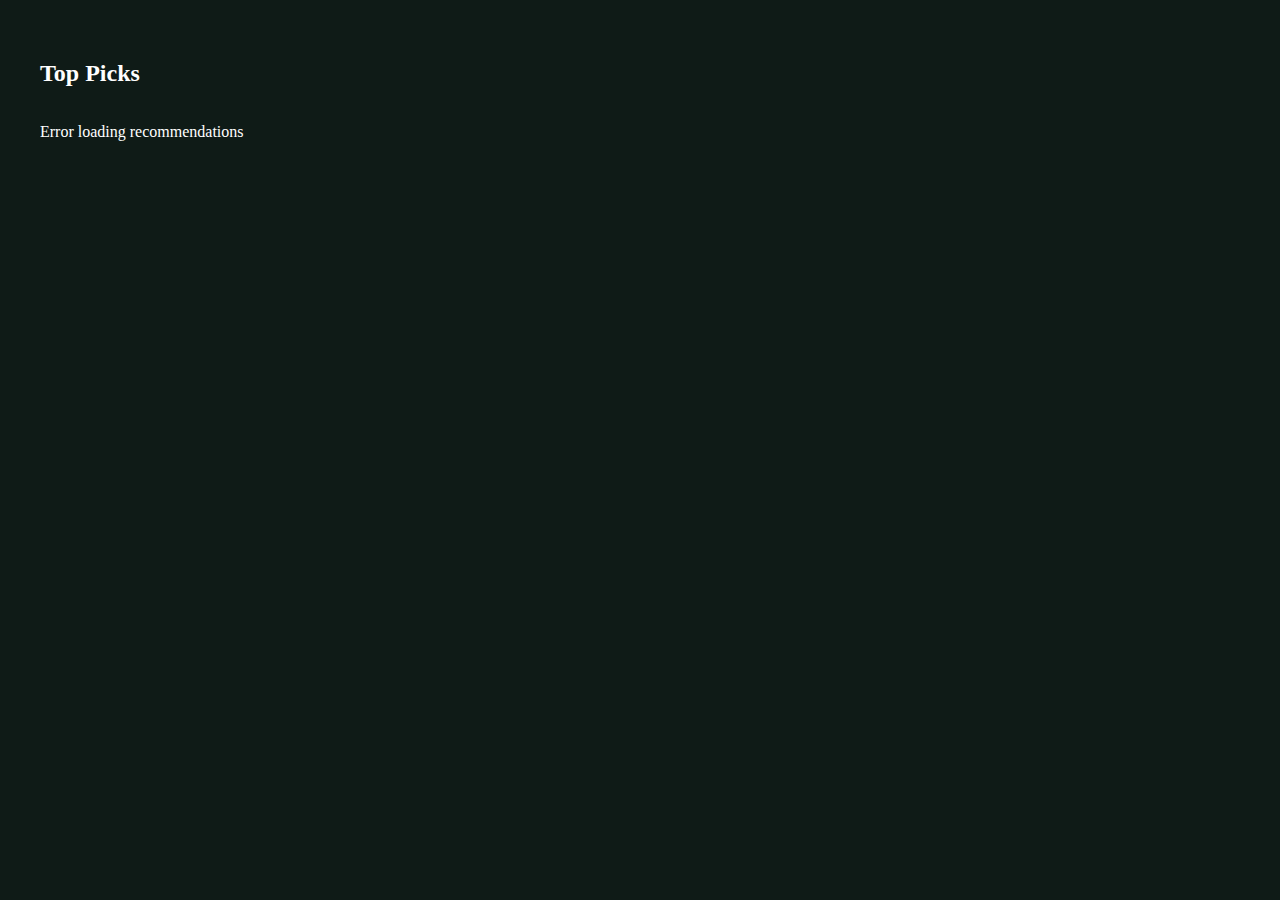
<file: output.html>
<!DOCTYPE html>
<html lang="en">
<head>
<meta charset="UTF-8">
<meta name="viewport" content="width=device-width, initial-scale=1.0">
<title>Top Picks</title>

<style>
body {
  margin: 0;
  font-family: Georgia, serif;
  background-color: #0f1b17;
  color: white;
  padding: 40px;
}

h2 {
  font-size: 24px;
  margin-bottom: 20px;
}

.top-picks {
  display: flex;
  gap: 30px;
}

.card {
  background: linear-gradient(to bottom, #d0d0d0, #2a2a2a);
  width: 200px;
  height: 300px;
  border-radius: 12px;
  position: relative;
  overflow: hidden;
  cursor: pointer;
  transition: transform 0.3s;
}

.card:hover {
  transform: scale(1.05);
}

.card img {
  width: 100%;
  height: 100%;
  object-fit: cover;
  opacity: 0.85;
}

.card-content {
  position: absolute;
  bottom: 0;
  width: 100%;
  background: rgba(0,0,0,0.6);
  padding: 8px;
  font-size: 13px;
}
</style>
</head>

<body>

<h2>Top Picks</h2>
<div class="top-picks" id="topPicksContainer"></div>

<script>
const container = document.getElementById("topPicksContainer");

fetch("http://127.0.0.1:5000/api/top-picks", {
  method: "POST",
  headers: { "Content-Type": "application/json" },
  body: JSON.stringify({
    occasion: "Casual",
    weather: "Summer",
    undertone: "Warm",
    use_weather: true,
    use_undertone: true
  })
})
.then(res => res.json())
.then(data => {

  if (!Array.isArray(data) || data.length === 0) {
    container.innerHTML = "<p>No recommendations found</p>";
    return;
  }

  data.forEach(item => {
    const card = document.createElement("div");
    card.className = "card";

    card.innerHTML = `
      <img src="${item.top_image}" alt="Outfit">

      <div class="card-content">
        <div><b>Top:</b> ${item.topwear}</div>
        <div><b>Bottom:</b> ${item.bottomwear}</div>
        <div><b>Match:</b> ${item.score}</div>
      </div>
    `;

    container.appendChild(card);
  });
})
.catch(err => {
  console.error(err);
  container.innerHTML = "<p>Error loading recommendations</p>";
});
</script>

</body>
</html>
</file>
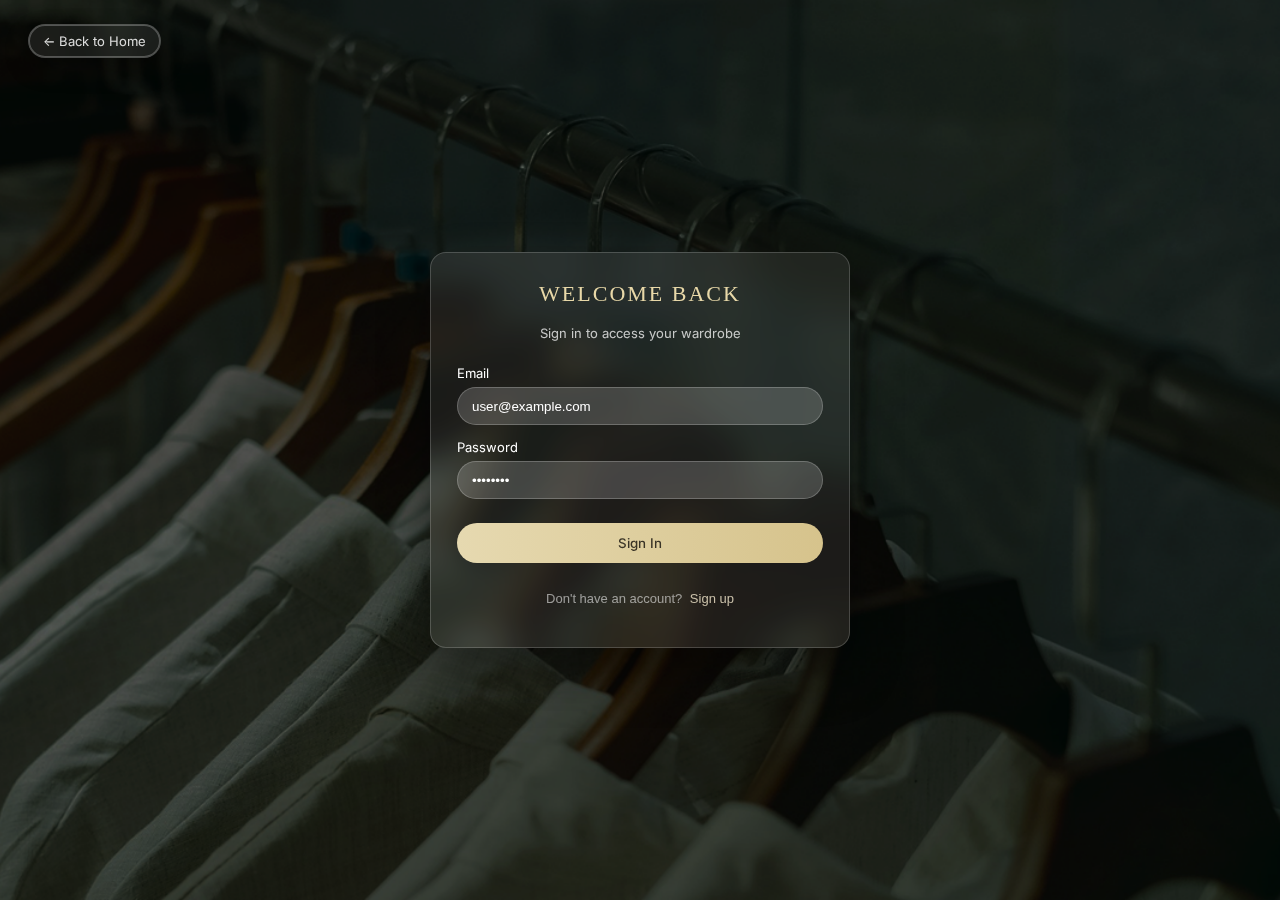
<file: signin.html>
<!DOCTYPE html>
<html lang="en">
<head>
  <meta charset="UTF-8" />
  <meta name="viewport" content="width=device-width, initial-scale=1.0" />
  <title>Wardo&#45;Create Account</title>
  <link rel="preconnect" href="https://fonts.googleapis.com" />
  <link rel="preconnect" href="https://fonts.gstatic.com" crossorigin />
  <link href="https://fonts.googleapis.com/css2?family=IM+Fell+Great+Primer+SC&family=Inter:wght@400;500;600&display=swap" rel="stylesheet">
  <link rel="stylesheet" href="styles/signin.css" />
</head>
<body>
  <div class="liquid-glass">
    <div class="signup-yellow">
      <p>WELCOME BACK</p>
    </div>
    <div class="signup-white">
      <p>Sign in to access your wardrobe</p>
    </div>
    <div class="field">
      <label>Email</label>
      <input type="email" value="user@example.com" readonly />
    </div>
    <div class="field">
      <label>Password</label>
      <input type="password" value="12345678" readonly />
    </div>
    <button class="signup-btn" type="button" onclick="handleSignin()">Sign In</button>
    <p class="signup-text">
      Don't have an account?
      <a href="signup.html">Sign up</a>
    </p>
  </div>
  <a href="index.html" class="back-home">← Back to Home</a>
  <script>
    function handleSignin() {
      // Replace current page so back button won't return here
      window.location.replace("dashboard.html");
    }
  </script>
</body>
</html>
</file>
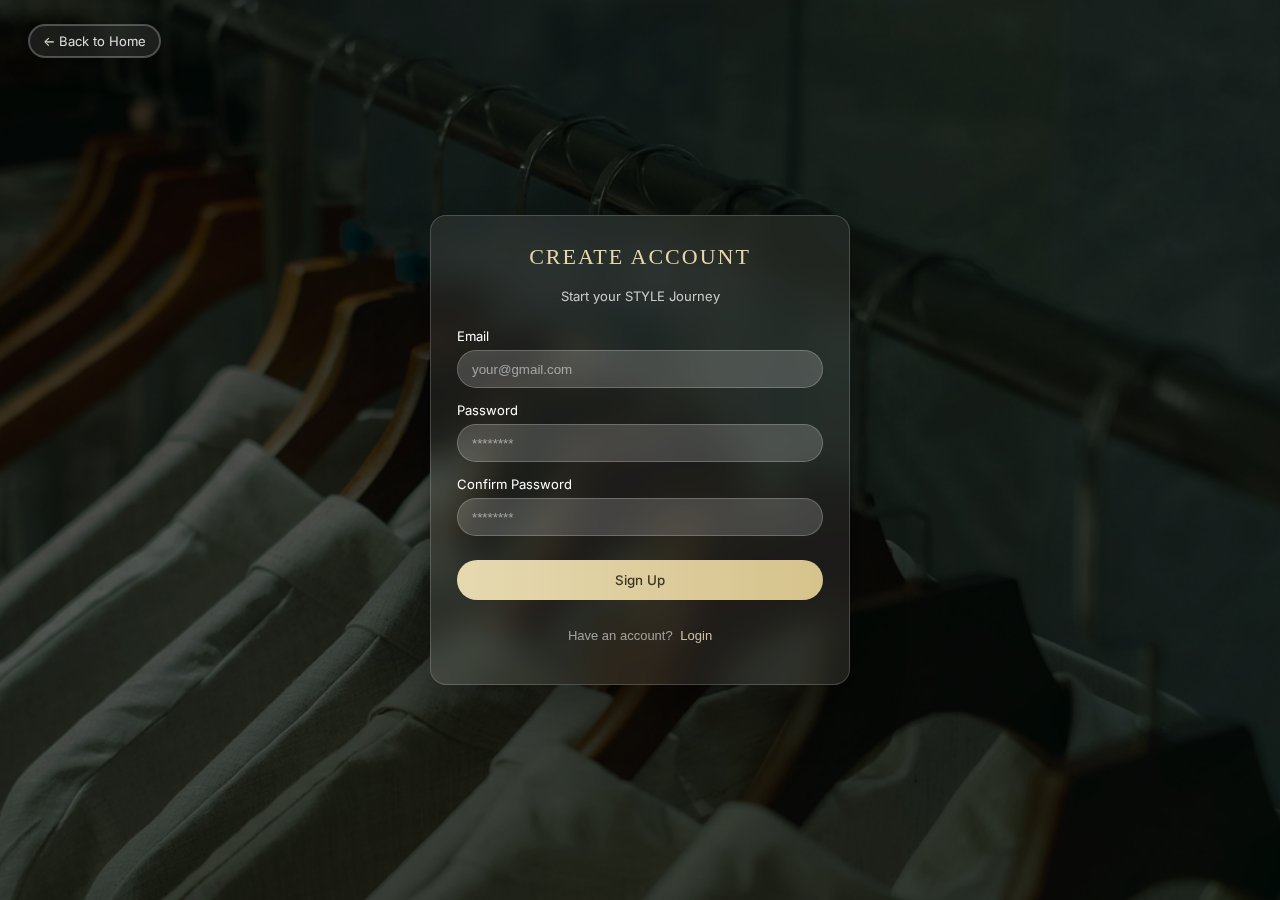
<file: signup.html>
<!DOCTYPE html>
<html lang="en">
<head>
  <meta charset="UTF-8" />
  <meta name="viewport" content="width=device-width, initial-scale=1.0" />
  <title>Wardo&#45;Create Account</title>
  <link rel="preconnect" href="https://fonts.googleapis.com" />
  <link rel="preconnect" href="https://fonts.gstatic.com" crossorigin />
  <link href="https://fonts.googleapis.com/css2?family=IM+Fell+Great+Primer+SC&family=Inter:wght@400;500;600&display=swap" rel="stylesheet">
  <link rel="stylesheet" href="styles/signup.css" />
</head>
<body>
  <div class="liquid-glass">
    <div class="signup-yellow">
      <p>CREATE ACCOUNT</p>
    </div>
    <div class="signup-white">
      <p>Start your STYLE Journey</p>
    </div>
    <div class="field">
      <label>Email</label>
      <input type="email" id="email" placeholder="your@gmail.com" />
    </div>
    <div class="field">
      <label>Password</label>
      <input type="password" id="password" placeholder="********" />
    </div>
    <div class="field">
      <label>Confirm Password</label>
      <input type="password" id="confirmPassword" placeholder="********" />
    </div>
    <button class="signup-btn" type="button" onclick="handleSignup()">Sign Up</button>
    <p class="signup-text">
      Have an account?
      <a href="signin.html">Login</a>
    </p>
  </div>
  <a href="index.html" class="back-home">← Back to Home</a>
  <script>
    function handleSignup() {
      const email = document.getElementById("email").value.trim();
      const password = document.getElementById("password").value;
      const confirmPassword = document.getElementById("confirmPassword").value;
      if (email === "") {
        alert("Email cannot be empty");
        return;
      }
      if (password === "" || confirmPassword === "") {
        alert("Password fields cannot be empty");
        return;
      }
      if (password !== confirmPassword) {
        alert("Passwords do not match");
        return;
      }
      if (password.length < 8) {
        alert("Password must be at least 8 characters long");
        return;
      }
      window.location.replace("dashboard.html");
    }
  </script>
</body>
</html>
</file>
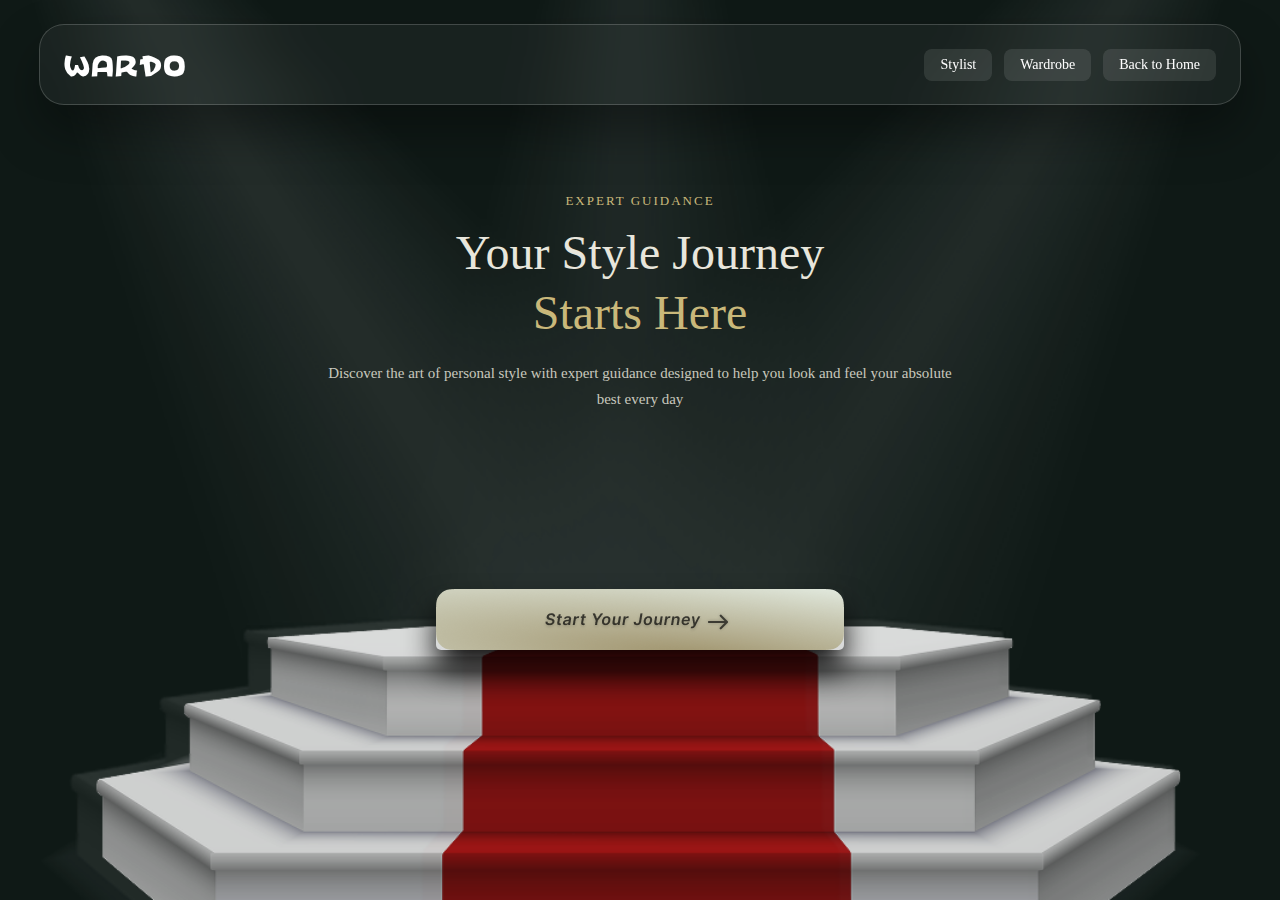
<file: stylist.html>
<!DOCTYPE html>
<html lang="en">
<head>
    <meta charset="UTF-8">
    <title>Wardo</title>
    <link rel="stylesheet" href="styles/stylist.css">
</head>
<body>
    <div class="liquid-glass">
        <div class="logo">WARDO</div>
        <div class="header">
            <a href="stylist.html" class="stylist-btn">Stylist</a>
            <a href="wardrobe.html" class="wardrobe-btn">Wardrobe</a>
            <a href="dashboard.html" class="stylist-btn">Back to Home</a>
        </div>
        
    </div>

    <div class="hero-text">
    <p class="eyebrow">Expert Guidance</p>

    <h1>
        Your Style Journey<br />
        <span>Starts Here</span>
    </h1>

    <p class="subtitle">
        Discover the art of personal style with expert guidance designed
        to help you look and feel your absolute best every day
    </p>
</div>

    <div class="bg">
        <a href="stylist_input.html"><img src="styles/resources/Frame 32.png" alt="Frame" class="center-img"/></a>
    </div>
</body>
</html>
</file>
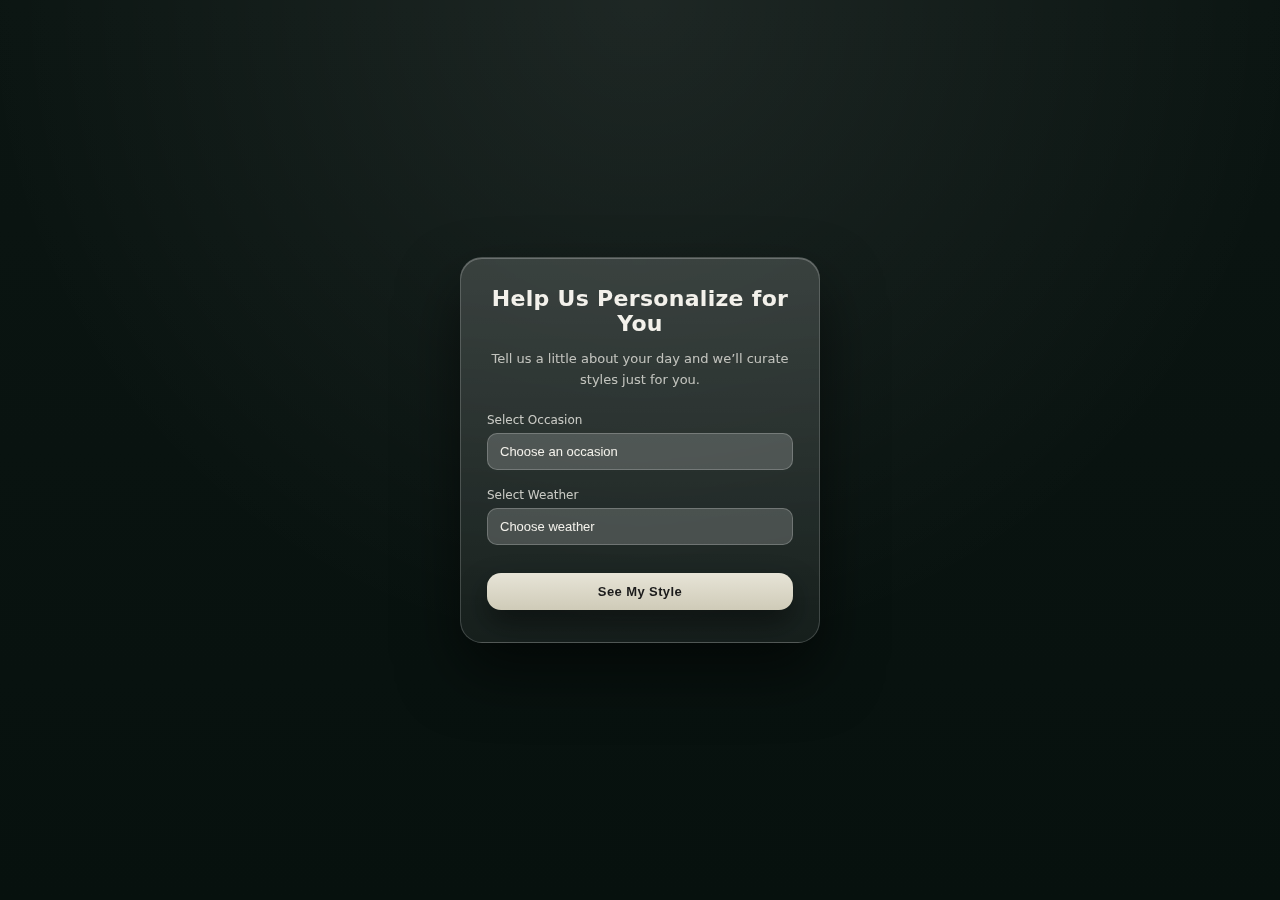
<file: stylist_input.html>
<!DOCTYPE html>
<html lang="en">
<head>
    <meta charset="UTF-8">
    <title>Style Personalization</title>
    <link rel="stylesheet" href="styles/stylist_input.css">
</head>
<body>

    <div class="page-bg">
        <div class="glass-card">
            <h2>Help Us Personalize for You</h2>
            <p class="subtext">
                Tell us a little about your day and we’ll curate styles just for you.
            </p>

            <div class="form-group">
                <label for="occasion">Select Occasion</label>
                <select id="occasion">
                    <option value="">Choose an occasion</option>
                    <option>Casual</option>
                    <option>Formal</option>
                    <option>Party</option>
                    <option>Festive</option>
                </select>
            </div>

            <div class="form-group">
                <label for="weather">Select Weather</label>
                <select id="weather">
                    <option value="">Choose weather</option>
                    <option>Sunny</option>
                    <option>Rainy</option>
                    <option>Cold</option>
                </select>
            </div>

            <a href="output.html"><button class="cta">See My Style</button></a>
        </div>
    </div>

</body>
</html>
</file>
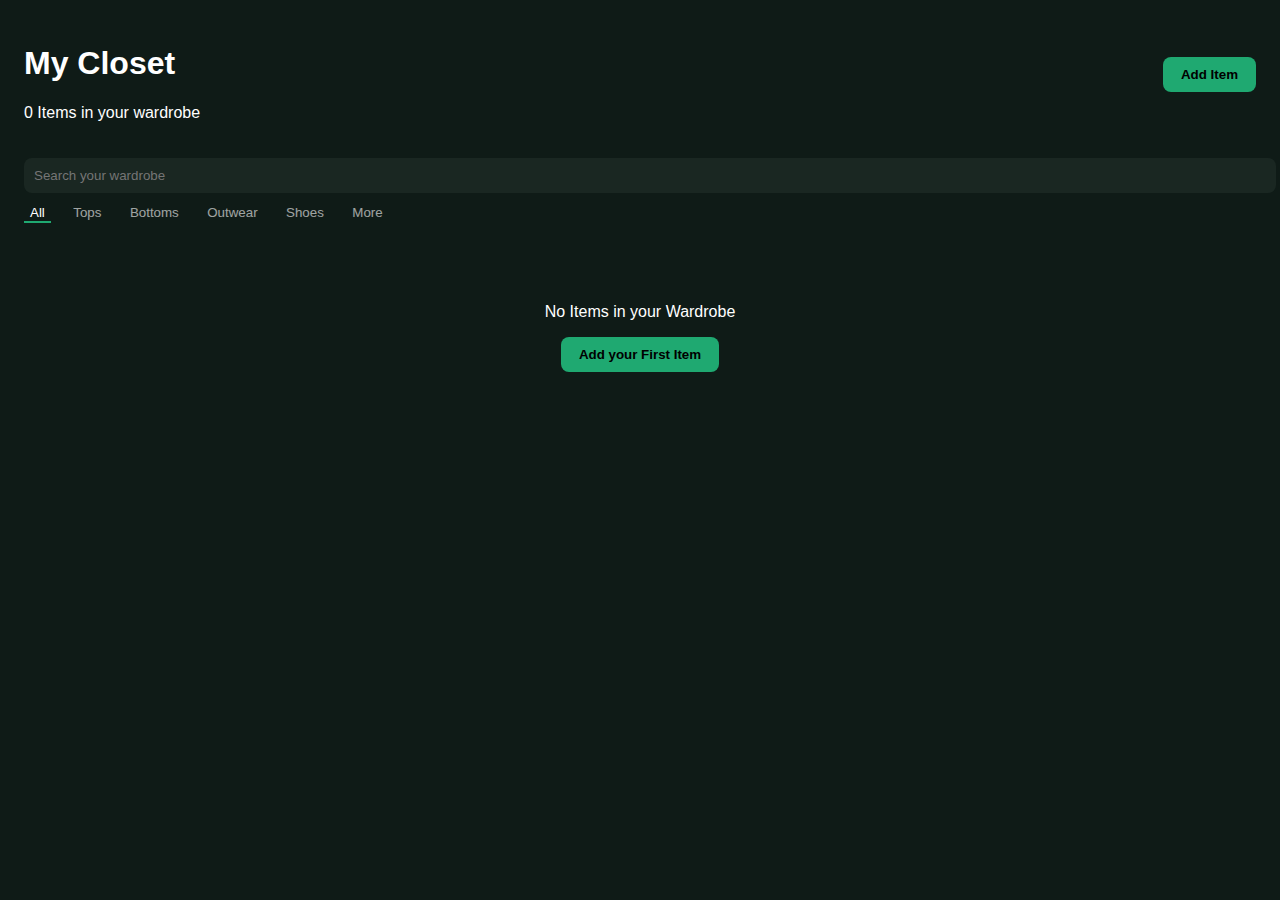
<file: wardrobe.html>
<!DOCTYPE html>
<html lang="en">
<head>
<meta charset="UTF-8">
<title>My Closet</title>
<style>
  body {margin:0;font-family:Arial,sans-serif;background:#0f1b17;color:white;padding:24px;}
  .header{display:flex;justify-content:space-between;align-items:center;}
  .add{padding:10px 18px;border-radius:8px;background:#1fa971;border:none;font-weight:bold;cursor:pointer;}
  .controls{margin:20px 0;}
  #search{width:100%;padding:10px;border-radius:8px;border:none;margin-bottom:10px;}
  .tabs button{background:none;border:none;color:white;margin-right:12px;opacity:0.6;cursor:pointer;}
  .tabs .active{opacity:1;border-bottom:2px solid #1fa971;}
  .items{display:grid;grid-template-columns:repeat(auto-fill,minmax(220px,1fr));gap:18px;}
  .card{background:#1a2722;border-radius:14px;padding:10px;position:relative;}
  .card img{width:100%;height:150px;object-fit:cover;border-radius:10px;}
  .card button{position:absolute;top:8px;right:8px;background:none;border:none;color:white;font-size:16px;cursor:pointer;}
  .card small{display:block;margin-top:4px;opacity:0.8;font-size:12px;}
  .empty{display:none;text-align:center;margin-top:60px;}
  .modal{position:fixed;inset:0;background:rgba(0,0,0,0.7);display:none;align-items:center;justify-content:center;z-index:100;}
  .modal.active{display:flex;}
  .modal-box{background:#13201b;padding:20px;border-radius:14px;width:360px;}
  input, select{width:100%;padding:8px;margin-bottom:12px;border-radius:6px;border:none;background:#1a2722;color:white;}
  button.add{width:auto;padding:10px 18px;background:#1fa971;cursor:pointer;margin-bottom:12px;}
  .weather-section{margin-bottom:12px;}
  .weather-section p{margin:0 0 6px 0;font-weight:bold;font-size:14px;}
  .weather-checkbox{appearance:none;-webkit-appearance:none;background-color:#1a2722;border:2px solid #1fa971;width:18px;height:18px;margin-right:6px;border-radius:4px;cursor:pointer;position:relative;vertical-align:middle;}
  .weather-checkbox:checked::after{content:'';position:absolute;left:4px;top:0;width:6px;height:12px;border:solid #1fa971;border-width:0 2px 2px 0;transform:rotate(45deg);}
  .weather-label{margin-right:12px;cursor:pointer;font-size:13px;}
  .preview{display:none;margin-bottom:10px;}
  .preview img{width:100%;border-radius:8px;}
  .heart{position:absolute;bottom:8px;right:8px;font-size:18px;color:#888;cursor:pointer;user-select:none;}
  .heart.fav{color:red;}
</style>
</head>
<body>

<div class="page">
  <div class="header">
    <div>
      <h1>My Closet</h1>
      <p id="count">0 Items in your wardrobe</p>
    </div>
    <button class="add" onclick="openModal()">Add Item</button>
  </div>

  <div class="controls">
    <input id="search" placeholder="Search your wardrobe" oninput="render()" />
    <div class="tabs">
      <button class="active" onclick="setFilter('All', this)">All</button>
      <button onclick="setFilter('Tops', this)">Tops</button>
      <button onclick="setFilter('Bottoms', this)">Bottoms</button>
      <button onclick="setFilter('Outwear', this)">Outwear</button>
      <button onclick="setFilter('Shoes', this)">Shoes</button>
      <button onclick="setFilter('More', this)">More</button>
    </div>
  </div>

  <div id="items" class="items"></div>
  <div id="empty" class="empty">
    <p>No Items in your Wardrobe</p>
    <button class="add" onclick="openModal()">Add your First Item</button>
  </div>
</div>

<!-- MODAL -->
<div class="modal" id="modal">
  <div class="modal-box">
    <h3>Add Clothing Item</h3>
    <input type="file" id="imageInput" accept="image/*">
    <div class="preview" id="preview"><img id="previewImg"></div>
    <button class="add" id="detectBtn">Upload & Detect Color</button>
    <input id="nameInput" placeholder="Item name">
    <select id="typeInput">
      <option>Tops</option>
      <option>Bottoms</option>
      <option>Outwear</option>
      <option>Shoes</option>
      <option>More</option>
    </select>
    <select id="colorInput"><option>Detecting color...</option></select>

    <div class="weather-section">
      <p>Your Preferred Weather (select manually)</p>
      <label class="weather-label"><input type="checkbox" class="weather-checkbox" value="Monsoon"> Monsoon</label>
      <label class="weather-label"><input type="checkbox" class="weather-checkbox" value="Summer"> Summer</label>
      <label class="weather-label"><input type="checkbox" class="weather-checkbox" value="Winter"> Winter</label>
    </div>

    <button class="add" onclick="saveItem()">Save</button>
    <button onclick="closeModal()">Cancel</button>
  </div>
</div>

<script>
const API_BASE = 'http://192.168.137.231:5000'; // backend port

let items = JSON.parse(localStorage.getItem('wardrobe') || '[]');
let filter = 'All';
let imageFile = null;

const modal = document.getElementById('modal');
const imageInput = document.getElementById('imageInput');
const preview = document.getElementById('preview');
const previewImg = document.getElementById('previewImg');
const colorInput = document.getElementById('colorInput');
const nameInput = document.getElementById('nameInput');
const typeInput = document.getElementById('typeInput');

function openModal(){ modal.classList.add('active'); }
function closeModal(){ modal.classList.remove('active'); }
function setFilter(type, btn){ 
  filter = type; 
  document.querySelectorAll('.tabs button').forEach(b => b.classList.remove('active')); 
  btn.classList.add('active'); 
  render(); 
}

function weatherCheckboxes(){ return document.querySelectorAll('.weather-checkbox'); }

// Image preview
imageInput.onchange = () => {
  const file = imageInput.files[0];
  if(!file) return;
  imageFile = file;
  previewImg.src = URL.createObjectURL(file);
  preview.style.display = 'flex';
};

// -------------------- UPLOAD & DETECT COLOR ONLY --------------------
document.getElementById('detectBtn').onclick = async function(){
  if(!imageFile){ alert('Select an image first'); return; }

  const formData = new FormData();
  formData.append('image', imageFile);

  try {
    const res = await fetch(`${API_BASE}/wardrobe/uploadAndDetect`, { method:'POST', body: formData });
    if(!res.ok){
      const txt = await res.text();
      throw new Error(`Server error: ${res.status} ${txt}`);
    }
    const data = await res.json();
    const detectedColor = data.detected_color || '';

    // Populate color dropdown
    const colors = ['Black','White','Red','Green','Yellow','Blue','Orange','Gray','Purple'];
    colorInput.innerHTML = '';
    colors.forEach(c => {
      const opt = document.createElement('option');
      opt.value = c;
      opt.textContent = c;
      if(c.toLowerCase() === detectedColor.toLowerCase()) opt.selected = true;
      colorInput.appendChild(opt);
    });

    // ⚡ Manual weather only: do NOT check any checkboxes
    weatherCheckboxes().forEach(chk => chk.checked = false);

    alert('Color detection complete! Select the preferred weather manually and save the item.');
  } catch(err){
    alert('Detection failed. Select color and weather manually.\n'+err);
    colorInput.innerHTML='<option value="">Select color</option>';
    weatherCheckboxes().forEach(chk => chk.checked=false);
  }
};

// -------------------- SAVE ITEM --------------------
async function saveItem(){
  if(!imageFile){ alert('Select image first'); return; }
  const name = nameInput.value.trim();
  if(!name){ alert('Enter item name'); return; }

  const dtype = typeInput.value;
  const color = colorInput.value;
  const weather = [...weatherCheckboxes()].filter(c=>c.checked).map(c=>c.value);

  const formData = new FormData();
  formData.append('image', imageFile);
  formData.append('dtype', dtype);
  formData.append('weather', weather.join(','));
  formData.append('undertone', 'Neutral');

  try {
    const res = await fetch(`${API_BASE}/add_dress`, {method:'POST', body: formData});
    const data = await res.json();
    if(res.ok){
      alert('Item saved successfully!');
      items.push({id:Date.now(), name, type: dtype, color, weather, image: URL.createObjectURL(imageFile), fav:false});
      localStorage.setItem('wardrobe', JSON.stringify(items));
      render();
      closeModal();
    } else {
      alert(data.error || 'Error saving item');
    }
  } catch(e){
    alert('Error connecting to backend:\n'+e);
  }
}

// -------------------- REMOVE ITEM --------------------
async function removeItem(id){
  if(!confirm('Are you sure you want to delete this item?')) return;

  try {
    const res = await fetch(`${API_BASE}/delete_dress/${id}`, {method:'DELETE'});
    if(res.ok){
      items = items.filter(i=>i.id!==id);
      localStorage.setItem('wardrobe', JSON.stringify(items));
      render();
    } else {
      alert('Error deleting item');
    }
  } catch(e){
    alert('Error connecting to backend:\n'+e);
  }
}

// -------------------- TOGGLE FAVORITE --------------------
function toggleFav(id){
  const item = items.find(i=>i.id===id);
  if(!item) return;
  item.fav = !item.fav;
  localStorage.setItem('wardrobe', JSON.stringify(items));
  render();
}

// -------------------- RENDER --------------------
function render(){
  const container = document.getElementById('items');
  const empty = document.getElementById('empty');
  const search = document.getElementById('search').value.toLowerCase();

  let visible = items.filter(i => (filter==='All'||i.type===filter) && i.name.toLowerCase().includes(search));
  container.innerHTML = '';
  document.getElementById('count').textContent = `${items.length} Items in your wardrobe`;

  if(!visible.length){ empty.style.display='block'; return; }
  empty.style.display='none';

  visible.forEach(item=>{
    container.innerHTML += `
      <div class="card">
        <button onclick="removeItem(${item.id})">✕</button>
        <img src="${item.image}">
        <strong>${item.name}</strong>
        <small>${item.type} • ${item.color}</small>
        <small><strong>Preferred Weather:</strong> ${item.weather.length?item.weather.join(', '):'Not specified'}</small>
        <span class="heart ${item.fav?'fav':''}" onclick="toggleFav(${item.id})">❤</span>
      </div>
    `;
  });
}

// initial render
render();
</script>
</body>
</html>
</file>
<file: styles/signin.css>
* {
  box-sizing: border-box;
}
body {
  margin: 0;
  min-height: 100vh;
  background-image: url('resources/bg-image-sign.png'), url('resources/bottom\ of\ bg-image-sign.png');
  background-position: center, center;
  background-repeat: no-repeat, no-repeat;
  background-size: cover, cover;
  display: flex;
  align-items: center;
  justify-content: center;
}
.liquid-glass {
  width: 90%;
  max-width: 420px;
  padding: 28px 26px;
  display: flex;
  flex-direction: column;
  gap: 14px;
  background: rgba(255, 255, 255, 0.08);
  backdrop-filter: blur(18px);
  -webkit-backdrop-filter: blur(18px);
  border-radius: 16px;
  border: 1px solid rgba(255, 255, 255, 0.18);
  box-shadow: 0 25px 50px rgba(0, 0, 0, 0.35);
}
.signup-yellow p {
  font-family: "IM Fell Great Primer SC", serif;
  letter-spacing: 2px;
  font-size: 22px;
  color: #e8d8a8;
  text-align: center;
  margin: 0;
}
.signup-white p {
  font-family: "Inter", sans-serif;
  font-size: 13px;
  color: rgba(255, 255, 255, 0.75);
  text-align: center;
  margin: 4px 0 10px;
}
.field {
  display: flex;
  flex-direction: column;
  gap: 6px;
  font-family: "Inter", sans-serif;
  font-size: 13px;
  color: white;
}
.field input {
  height: 38px;
  padding: 0 14px;
  border-radius: 20px;
  background: rgba(255, 255, 255, 0.10);
  border: 1px solid rgba(255, 255, 255, 0.22);
  backdrop-filter: blur(6px);
  color: white;
  outline: none;
}
.field input::placeholder {
  color: rgba(255, 255, 255, 0.5);
}
.signup-btn {
  margin-top: 10px;
  height: 40px;
  border-radius: 22px;
  border: none;
  font-family: "Inter", sans-serif;
  font-weight: 500;
  background: linear-gradient(90deg, #e6d9b0, #d6c38c);
  color: #3a3426;
  cursor: pointer;
}
.signup-btn:hover {
  opacity: 0.9;
}
.back-home{
  position: fixed;
  top: 24px;
  left: 28px;
  font-family: "Inter", sans-serif;
  font-size: 13px;
  text-decoration: none;
  color: rgba(255, 255, 255, 0.85);
  padding: 8px 14px;
  border-radius: 999px;
  background: rgba(255, 255, 255, 0.08);
  backdrop-filter: blur(12px);
  -webkit-backdrop-filter: blur(12px);
  border: 1.5px solid rgba(255, 255, 255, 0.22);
  box-shadow:
    inset 0 0 0 1px rgba(255, 255, 255, 0.25),
    0 10px 25px rgba(0, 0, 0, 0.25);
  display: flex;
  align-items: center;
  gap: 6px;
  transition: transform 0.2s ease, opacity 0.2s ease;
}
.back-home:hover{
  opacity: 0.85;
  transform: translateX(-3px);
}
.signup-text {
  margin-top: 14px;
  text-align: center;
  font-size: 13px;
  color: rgba(255, 255, 255, 0.55);
  font-family: "Instrument Sans", sans-serif;
}
.signup-text a {
  color: rgba(220, 210, 185, 0.9);
  text-decoration: none;
  font-weight: 500;
  margin-left: 4px;
  position: relative;
  transition: color 0.25s ease;
}
.signup-text a::after {
  content: "";
  position: absolute;
  left: 0;
  bottom: -2px;
  width: 0%;
  height: 1px;
  background: rgba(220, 210, 185, 0.9);
  transition: width 0.25s ease;
}
.signup-text a:hover {
  color: #ffffff;
}
.signup-text a:hover::after {
  width: 100%;
}
</file>
<file: styles/signup.css>
* {
  box-sizing: border-box;
}
body {
  margin: 0;
  min-height: 100vh;
  background-image: url('resources/bg-image-sign.png'), url('resources/bottom\ of\ bg-image-sign.png');
  background-position: center, center;
  background-repeat: no-repeat, no-repeat;
  background-size: cover, cover;
  display: flex;
  align-items: center;
  justify-content: center;
}
.liquid-glass {
  width: 90%;
  max-width: 420px;
  padding: 28px 26px;
  display: flex;
  flex-direction: column;
  gap: 14px;
  background: rgba(255, 255, 255, 0.08);
  backdrop-filter: blur(18px);
  -webkit-backdrop-filter: blur(18px);
  border-radius: 16px;
  border: 1px solid rgba(255, 255, 255, 0.18);
  box-shadow: 0 25px 50px rgba(0, 0, 0, 0.35);
}
.signup-yellow p {
  font-family: "IM Fell Great Primer SC", serif;
  letter-spacing: 2px;
  font-size: 22px;
  color: #e8d8a8;
  text-align: center;
  margin: 0;
}
.signup-white p {
  font-family: "Inter", sans-serif;
  font-size: 13px;
  color: rgba(255, 255, 255, 0.75);
  text-align: center;
  margin: 4px 0 10px;
}
.field {
  display: flex;
  flex-direction: column;
  gap: 6px;
  font-family: "Inter", sans-serif;
  font-size: 13px;
  color: white;
}
.field input {
  height: 38px;
  padding: 0 14px;
  border-radius: 20px;
  background: rgba(255, 255, 255, 0.10);
  border: 1px solid rgba(255, 255, 255, 0.22);
  backdrop-filter: blur(6px);
  color: white;
  outline: none;
}
.field input::placeholder {
  color: rgba(255, 255, 255, 0.5);
}
.signup-btn {
  margin-top: 10px;
  height: 40px;
  border-radius: 22px;
  border: none;
  font-family: "Inter", sans-serif;
  font-weight: 500;
  background: linear-gradient(90deg, #e6d9b0, #d6c38c);
  color: #3a3426;
  cursor: pointer;
}
.signup-btn:hover {
  opacity: 0.9;
}
.back-home{
  position: fixed;
  top: 24px;
  left: 28px;
  font-family: "Inter", sans-serif;
  font-size: 13px;
  text-decoration: none;
  color: rgba(255, 255, 255, 0.85);
  padding: 8px 14px;
  border-radius: 999px;
  background: rgba(255, 255, 255, 0.08);
  backdrop-filter: blur(12px);
  -webkit-backdrop-filter: blur(12px);
  border: 1.5px solid rgba(255, 255, 255, 0.22);
  box-shadow:
    inset 0 0 0 1px rgba(255, 255, 255, 0.25),
    0 10px 25px rgba(0, 0, 0, 0.25);
  display: flex;
  align-items: center;
  gap: 6px;
  transition: transform 0.2s ease, opacity 0.2s ease;
}
.back-home:hover{
  opacity: 0.85;
  transform: translateX(-3px);
}
.signup-text {
  margin-top: 14px;
  text-align: center;
  font-size: 13px;
  color: rgba(255, 255, 255, 0.55);
  font-family: "Instrument Sans", sans-serif;
}
.signup-text a {
  color: rgba(220, 210, 185, 0.9);
  text-decoration: none;
  font-weight: 500;
  margin-left: 4px;
  position: relative;
  transition: color 0.25s ease;
}
.signup-text a::after {
  content: "";
  position: absolute;
  left: 0;
  bottom: -2px;
  width: 0%;
  height: 1px;
  background: rgba(220, 210, 185, 0.9);
  transition: width 0.25s ease;
}
.signup-text a:hover {
  color: #ffffff;
}
.signup-text a:hover::after {
  width: 100%;
}
</file>
<file: styles/stylist.css>
/* ===================== RESET ===================== */
html, body {
    height: 100%;
    width: 100%;
    margin: 0;
    padding: 0;
}

/* ===================== FONT ===================== */
@font-face {
    font-family: kings_ransom;
    src: url("/styles/resources/fonts/Kingv2l.ttf");
}

/* ===================== LOGO ===================== */
.logo {
    font-family: kings_ransom;
    font-size: 24px;
    font-weight: 700;
    color: white;
}

/* ===================== BACKGROUND ===================== */
.bg {
    position: relative; /* needed for hero text */
    background: url("resources/bg.png") bottom center / cover no-repeat fixed;
    width: 100%;
    height: 100vh;
    overflow: hidden;
}

/* ===================== HERO TEXT ===================== */
.hero-text {
    position: absolute;
    top: 180px;
    left: 50%;
    transform: translateX(-50%);
    text-align: center;
    max-width: 700px;
    color: #e8e6dc;
    z-index: 2;
}

.hero-text .eyebrow {
    font-size: 13px;
    letter-spacing: 2px;
    text-transform: uppercase;
    color: #c9b87a;
    margin-bottom: 14px;
}

.hero-text h1 {
    font-family: "Georgia", serif;
    font-size: 48px;
    font-weight: 400;
    line-height: 1.25;
    margin: 0 0 18px;
}

.hero-text h1 span {
    color: #c9b87a;
}

.hero-text .subtitle {
    font-size: 15px;
    line-height: 1.7;
    color: rgba(232, 230, 220, 0.85);
}

/* ===================== CENTER IMAGE ===================== */
.center-img {
    position: absolute;
    bottom: 250px;
    left: 50%;
    transform: translateX(-50%);
    max-width: 90%;
    height: auto;
    z-index: 1;
    box-shadow: 0 20px 30px rgba(0, 0, 0, 0.9);
    border-radius: 5px;
    cursor: pointer;
}

/* ===================== HEADER ===================== */
.header {
    display: flex;
    flex-wrap: nowrap;
    gap: 12px;
    justify-content: flex-end;
    align-items: center;
}

/* ===================== GLASS NAVBAR ===================== */
.liquid-glass {
    width: 90%;
    max-width: 1200px;
    margin: 24px auto;
    padding: 16px 24px;
    display: flex;
    align-items: center;
    justify-content: space-between;

    background: rgba(255, 255, 255, 0.04);
    backdrop-filter: blur(22px);
    border-radius: 25px;
    border: 1px solid rgba(255, 255, 255, 0.18);
    box-shadow: 0 25px 50px rgba(0, 0, 0, 0.35);

    position: fixed;
    top: 0;
    left: 50%;
    transform: translateX(-50%);
    z-index: 10;
}

/* ===================== NAV BUTTONS ===================== */
.stylist-btn,
.wardrobe-btn {
    padding: 8px 16px;
    background-color: rgba(255,255,255,0.1);
    border-radius: 8px;
    color: #fff;
    text-decoration: none;
    font-size: 14px;
    transition: background 0.3s ease;
}

.stylist-btn:hover,
.wardrobe-btn:hover {
    background-color: rgba(255,255,255,0.2);
}

/* ===================== RESPONSIVE ===================== */
@media (max-width: 768px) {
    .hero-text {
        top: 100px;
        padding: 0 16px;
    }

    .hero-text h1 {
        font-size: 36px;
    }

    .center-img {
        max-width: 100%;
    }
}
</file>
<file: styles/stylist_input.css>
/* ===== RESET ===== */
* {
    box-sizing: border-box;
}

html, body {
    height: 100%;
    margin: 0;
    font-family: "Inter", system-ui, sans-serif;
}

/* ===== BACKGROUND ===== */
.page-bg {
    height: 100vh;
    width: 100%;
    background:
        radial-gradient(circle at top, rgba(255,255,255,0.08), transparent 60%),
        linear-gradient(180deg, #0b1512 0%, #07110e 100%);
    display: flex;
    justify-content: center;
    align-items: center;
}

/* ===== GLASS CARD ===== */
.glass-card {
    width: 360px;
    padding: 28px 26px 32px;
    border-radius: 22px;

    background: linear-gradient(
        180deg,
        rgba(255, 255, 255, 0.16),
        rgba(255, 255, 255, 0.06)
    );
    backdrop-filter: blur(24px);
    -webkit-backdrop-filter: blur(24px);

    border: 1px solid rgba(255, 255, 255, 0.18);
    box-shadow:
        0 30px 60px rgba(0, 0, 0, 0.55),
        inset 0 1px 0 rgba(255,255,255,0.25);

    text-align: center;
}

/* ===== HEADINGS ===== */
.glass-card h2 {
    margin: 0 0 6px;
    font-size: 22px;
    font-weight: 600;
    color: #f3f1eb;
    letter-spacing: 0.3px;
}

.subtext {
    font-size: 13px;
    line-height: 1.6;
    color: rgba(243, 241, 235, 0.75);
    margin-bottom: 22px;
}

/* ===== FORM ===== */
.form-group {
    text-align: left;
    margin-bottom: 18px;
}

label {
    font-size: 12px;
    color: rgba(243, 241, 235, 0.8);
    margin-bottom: 6px;
    display: block;
}

select {
    width: 100%;
    padding: 10px 12px;
    border-radius: 10px;

    background: rgba(255, 255, 255, 0.18);
    color: #f3f1eb;
    border: 1px solid rgba(255, 255, 255, 0.22);

    font-size: 13px;
    outline: none;
    appearance: none;
}

select option {
    color: #111;
}

/* ===== BUTTON ===== */
.cta {
    margin-top: 10px;
    width: 100%;
    padding: 11px 0;
    border-radius: 14px;
    border: none;

    background: linear-gradient(
        180deg,
        #e7e4d7 0%,
        #cfcbb8 100%
    );

    color: #1b1b1b;
    font-size: 13px;
    font-weight: 600;
    letter-spacing: 0.4px;
    cursor: pointer;

    box-shadow: 0 14px 30px rgba(0, 0, 0, 0.45);
    transition: transform 0.25s ease, box-shadow 0.25s ease;
}

.cta:hover {
    transform: translateY(-2px);
    box-shadow: 0 20px 40px rgba(0, 0, 0, 0.55);
}
</file>
